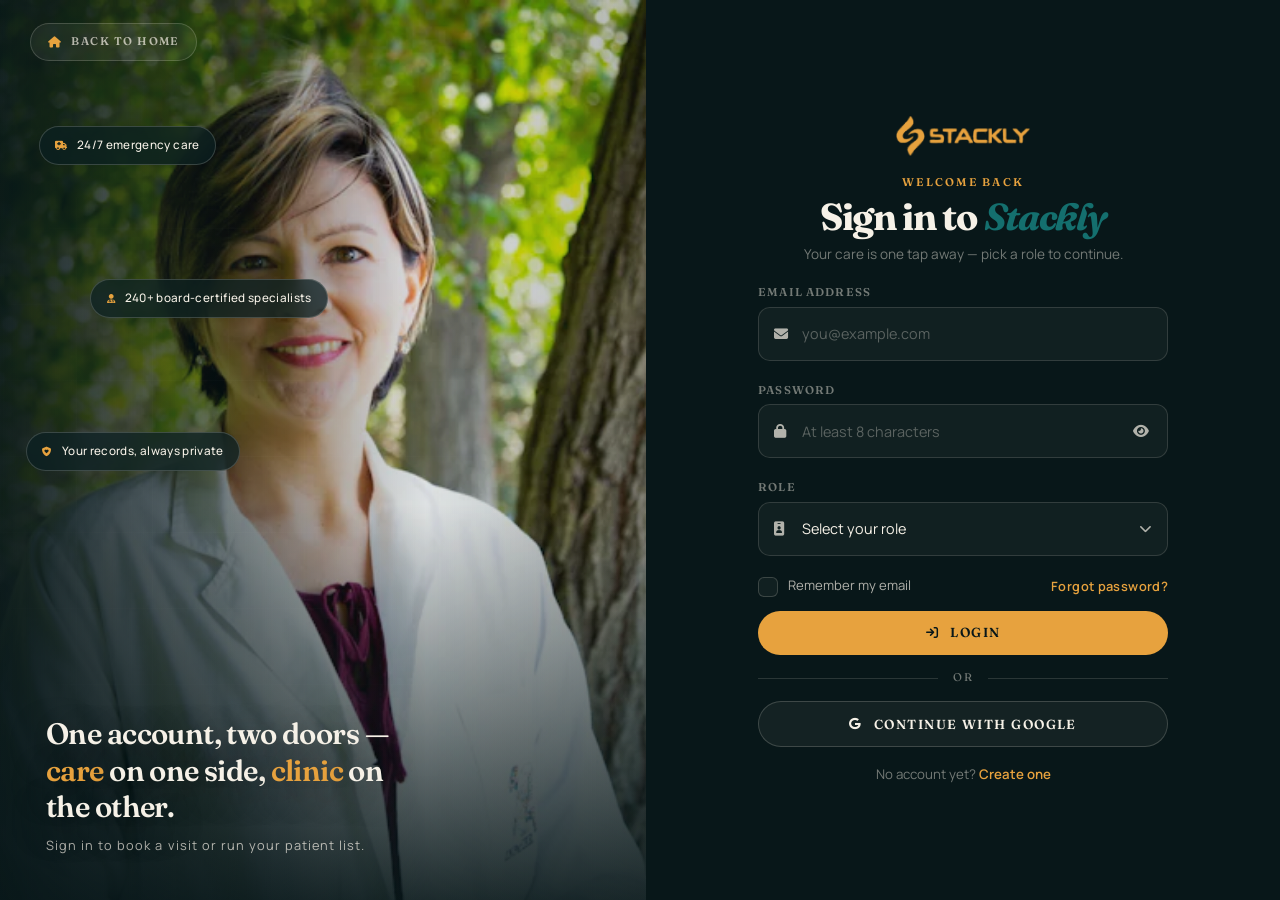
<file: HTML/doctor.html>
<!DOCTYPE html>
<html lang="en" class="no-js" data-dash-role="doctor">
<head>
<meta charset="utf-8" />
<meta name="viewport" content="width=device-width, initial-scale=1, viewport-fit=cover" />
<title>Doctor Dashboard — Stackly · Healthcare Management</title>
<meta name="description" content="Your Stackly doctor desk: schedule, patient list, prescriptions and team messages." />
<meta name="robots" content="noindex, nofollow" />
<link rel="icon" type="image/webp" href="../Images/logo-icon.webp">
<link rel="preconnect" href="https://fonts.googleapis.com" />
<link rel="preconnect" href="https://fonts.gstatic.com" crossorigin />
<link href="https://fonts.googleapis.com/css2?family=Fraunces:ital,opsz,wght@0,9..144,300..900;1,9..144,300..900&family=Manrope:wght@300..800&display=swap" rel="stylesheet" />
<link rel="stylesheet" href="https://cdnjs.cloudflare.com/ajax/libs/font-awesome/6.5.2/css/all.min.css" />
<link rel="stylesheet" href="../CSS/dashboard.css" />
<script>document.documentElement.className = document.documentElement.className.replace('no-js', 'js');</script>
<style id="dash-boot">
  html, body { margin: 0; background: #081719; color: #F6F1E7; }
</style>
</head>
<body>

<div class="boot" id="dashBoot">
  <div class="boot__inner">
    <img class="boot__logo" src="../Images/logo-icon.webp" alt="" aria-hidden="true">
    <span class="boot__ring" aria-hidden="true"></span>
    <span class="boot__note">Loading your desk</span>
  </div>
</div>

<div class="scrim" id="dashScrim"></div>

<div class="dash">

  <aside class="dash-side" id="dashSide" aria-label="Primary">
    <div class="side-brand">
      <a href="doctor.html" aria-label="Reload doctor dashboard">
        <img class="side-logo" src="../Images/logo-full.webp" alt="Stackly">
      </a>
      <button type="button" class="side-close" id="sideClose" aria-label="Close menu">
        <i class="fa-solid fa-xmark" aria-hidden="true"></i>
      </button>
    </div>

    <p class="side-role" id="sideRole">Doctor account</p>

    <nav class="side-nav"><ul id="dashNav"></ul></nav>

    <div class="side-user">
      <span class="side-user__avatar" id="sideAvatar">D</span>
      <div>
        <strong id="sideUserName">Doctor</strong>
        <span id="sideUserRole">Doctor</span>
      </div>
    </div>

    <div class="side-out">
      <button type="button" id="logoutBtn">
        <i class="fa-solid fa-arrow-right-from-bracket" aria-hidden="true"></i>
        <span>Log out</span>
      </button>
    </div>
  </aside>

  <div class="dash-main">

    <header class="dash-head">
      <div class="head-lead">
        <button type="button" class="head-burger" id="sideToggle" aria-label="Open menu">
          <i class="fa-solid fa-bars" aria-hidden="true"></i>
        </button>
        <div class="head-title">
          <h2 id="headTitle">Overview</h2>
          <p id="headSub">Doctor desk</p>
        </div>
      </div>

      <div class="head-search">
        <label class="head-search__box" id="searchBox">
          <i class="fa-solid fa-magnifying-glass" aria-hidden="true"></i>
          <input id="searchInput" type="search" placeholder="Search patients, appointments, scripts" aria-label="Search your desk" />
        </label>
      </div>

      <div class="head-right">
        <a href="404.html" class="head-bell" aria-label="Notifications">
          <i class="fa-solid fa-bell" aria-hidden="true"></i>
        </a>
        <div class="head-user">
          <span class="head-user__avatar" id="headAvatar">D</span>
          <div>
            <strong id="headUserName">Doctor</strong>
          </div>
        </div>
      </div>
    </header>

    <main class="dash-body" id="dashBody"></main>

  </div>
</div>

<div class="toasts" id="toasts" aria-live="polite" aria-atomic="true"></div>

<script src="../JS/dashboard.js"></script>
</body>
</html>
</file>
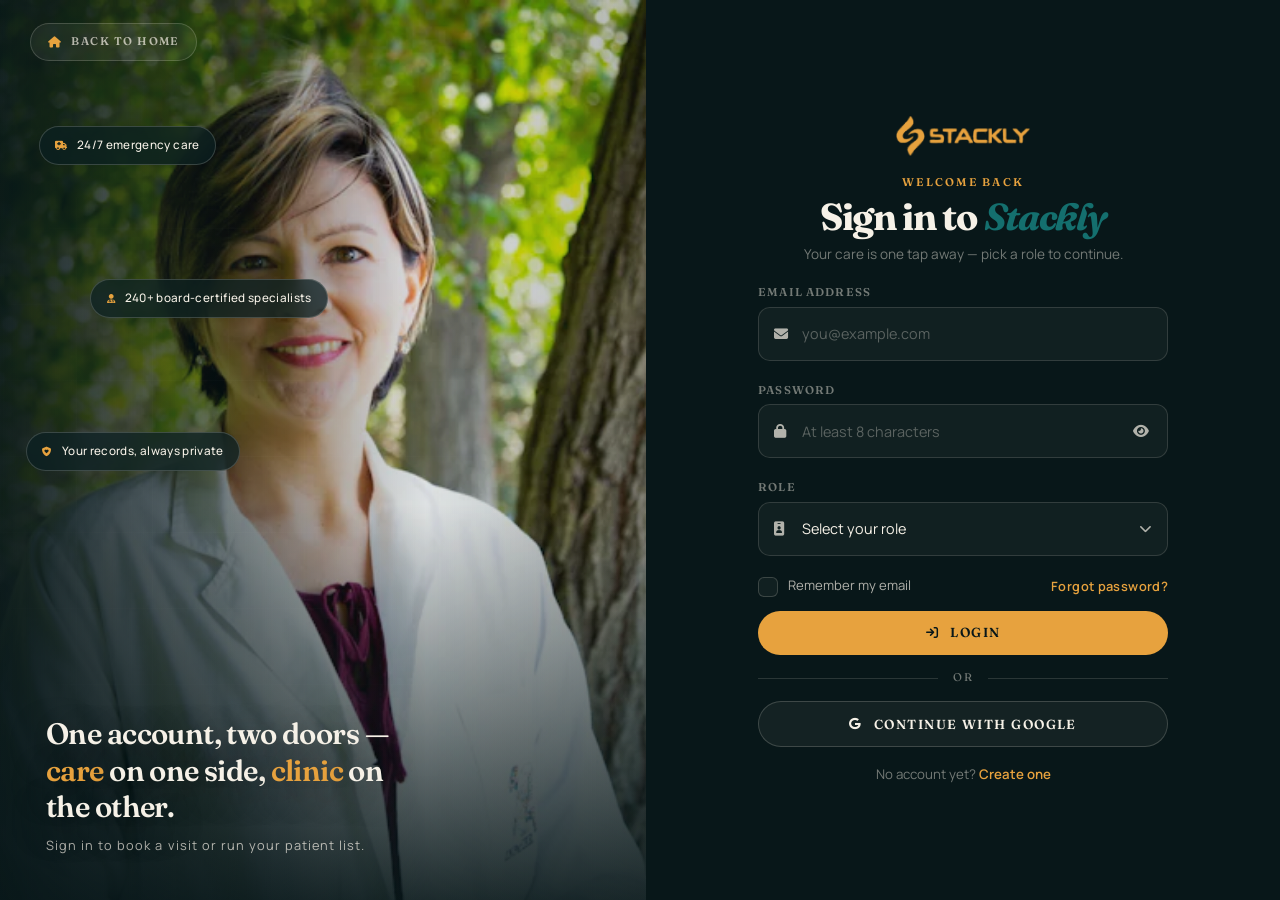
<file: HTML/login.html>
<!DOCTYPE html>
<html lang="en" class="no-js">
<head>
<meta charset="utf-8" />
<meta name="viewport" content="width=device-width, initial-scale=1, viewport-fit=cover" />
<title>Sign In — Stackly · Healthcare Management</title>
<meta name="description" content="Sign in to Stackly. Patient and Doctor accounts open different dashboards for your care." />
<meta name="robots" content="noindex, follow" />
<link rel="icon" type="image/webp" href="../Images/logo-icon.webp">
<link rel="preconnect" href="https://fonts.googleapis.com" />
<link rel="preconnect" href="https://fonts.gstatic.com" crossorigin />
<link href="https://fonts.googleapis.com/css2?family=Fraunces:ital,opsz,wght@0,9..144,300..900;1,9..144,300..900&family=Manrope:wght@300..800&display=swap" rel="stylesheet" />
<link rel="stylesheet" href="https://cdnjs.cloudflare.com/ajax/libs/font-awesome/6.5.2/css/all.min.css" />
<link rel="stylesheet" href="../CSS/auth.css" />
<script>document.documentElement.className = document.documentElement.className.replace('no-js', 'js');</script>
<style id="au-boot">
  html, body { margin: 0; background: #081719; color: #F6F1E7; overflow-x: clip; }
</style>
</head>
<body>

<main class="auth-shell" id="authShell">

  <section class="auth-media">
    <img class="auth-media__shot" src="../Images/hero-doctor.webp" alt="" fetchpriority="high" />
    <span class="auth-media__veil"></span>
    <span class="auth-media__grid" aria-hidden="true"></span>

    <a href="../index.html" class="auth-home">
      <i class="fa-solid fa-house" aria-hidden="true"></i>
      <span class="auth-home-label">Back to Home</span>
    </a>

    <div class="ac-chip ac-chip--a">
      <i class="fa-solid fa-truck-medical" aria-hidden="true"></i>
      <span>24/7 emergency care</span>
    </div>
    <div class="ac-chip ac-chip--b">
      <i class="fa-solid fa-user-doctor" aria-hidden="true"></i>
      <span>240+ board-certified specialists</span>
    </div>
    <div class="ac-chip ac-chip--c">
      <i class="fa-solid fa-shield-heart" aria-hidden="true"></i>
      <span>Your records, always private</span>
    </div>

    <div class="auth-media__quote">
      <p class="ac-quote">One account, two doors — <em>care</em> on one side, <em>clinic</em> on the other.</p>
      <p class="ac-quote-sub">Sign in to book a visit or run your patient list.</p>
    </div>
  </section>

  <section class="auth-form">

    <a href="../index.html" class="auth-logo" aria-label="Stackly home">
      <img class="auth-logo-img" src="../Images/logo-full.webp" alt="Stackly">
    </a>

    <header class="auth-head">
      <p class="auth-kicker">Welcome back</p>
      <h1 class="auth-title">Sign in to <em>Stackly</em></h1>
      <p class="auth-sub">Your care is one tap away — pick a role to continue.</p>
    </header>

    <form class="auth-frm" id="loginForm" novalidate autocomplete="off">

      <div class="fld" data-field="email">
        <label for="loginEmail">Email address</label>
        <div class="fld-ctl">
          <i class="fa-solid fa-envelope fld-ico" aria-hidden="true"></i>
          <input id="loginEmail" name="email" type="email" placeholder="you@example.com" autocomplete="off" aria-invalid="false" aria-describedby="loginEmailErr" />
        </div>
        <p class="fld-err" id="loginEmailErr" data-err></p>
      </div>

      <div class="fld" data-field="password">
        <label for="loginPassword">Password</label>
        <div class="fld-ctl">
          <i class="fa-solid fa-lock fld-ico" aria-hidden="true"></i>
          <input id="loginPassword" name="password" type="password" placeholder="At least 8 characters" autocomplete="new-password" aria-invalid="false" aria-describedby="loginPasswordErr" />
          <button type="button" class="fld-eye" data-eye aria-label="Show password">
            <i class="fa-solid fa-eye" aria-hidden="true"></i>
          </button>
        </div>
        <p class="fld-err" id="loginPasswordErr" data-err></p>
      </div>

      <div class="fld" data-field="role">
        <label for="loginRole">Role</label>
        <div class="fld-ctl">
          <i class="fa-solid fa-id-badge fld-ico" aria-hidden="true"></i>
          <select id="loginRole" name="role" aria-invalid="false" aria-describedby="loginRoleErr">
            <option value="">Select your role</option>
            <option value="patient">Patient — book visits, reports and prescriptions</option>
            <option value="doctor">Doctor — manage patients, rounds and notes</option>
          </select>
          <i class="fa-solid fa-chevron-down fld-caret" aria-hidden="true"></i>
        </div>
        <p class="fld-err" id="loginRoleErr" data-err></p>
      </div>

      <div class="fld-row">
        <label class="fld-check">
          <input type="checkbox" id="loginRemember" name="remember" />
          <span class="fld-checkbox" aria-hidden="true"><i class="fa-solid fa-check"></i></span>
          <span class="fld-check-label">Remember my email</span>
        </label>
        <a href="404.html" class="fld-link" data-forgot>Forgot password?</a>
      </div>

      <button type="submit" class="abtn abtn--solid">
        <i class="fa-solid fa-arrow-right-to-bracket" aria-hidden="true"></i>
        <span class="btn-label">Login</span>
      </button>

      <div class="alt-divider"><span>or</span></div>

      <button type="button" class="abtn abtn--ghost" data-social>
        <i class="fa-brands fa-google" aria-hidden="true"></i>
        <span class="btn-label">Continue with Google</span>
      </button>

    </form>

    <p class="auth-switch">
      No account yet? <a href="signin.html">Create one</a>
    </p>

  </section>

</main>

<div class="auth-toast" id="authToast" role="status" aria-live="polite"></div>

<script src="../JS/auth.js"></script>
</body>
</html>
</file>
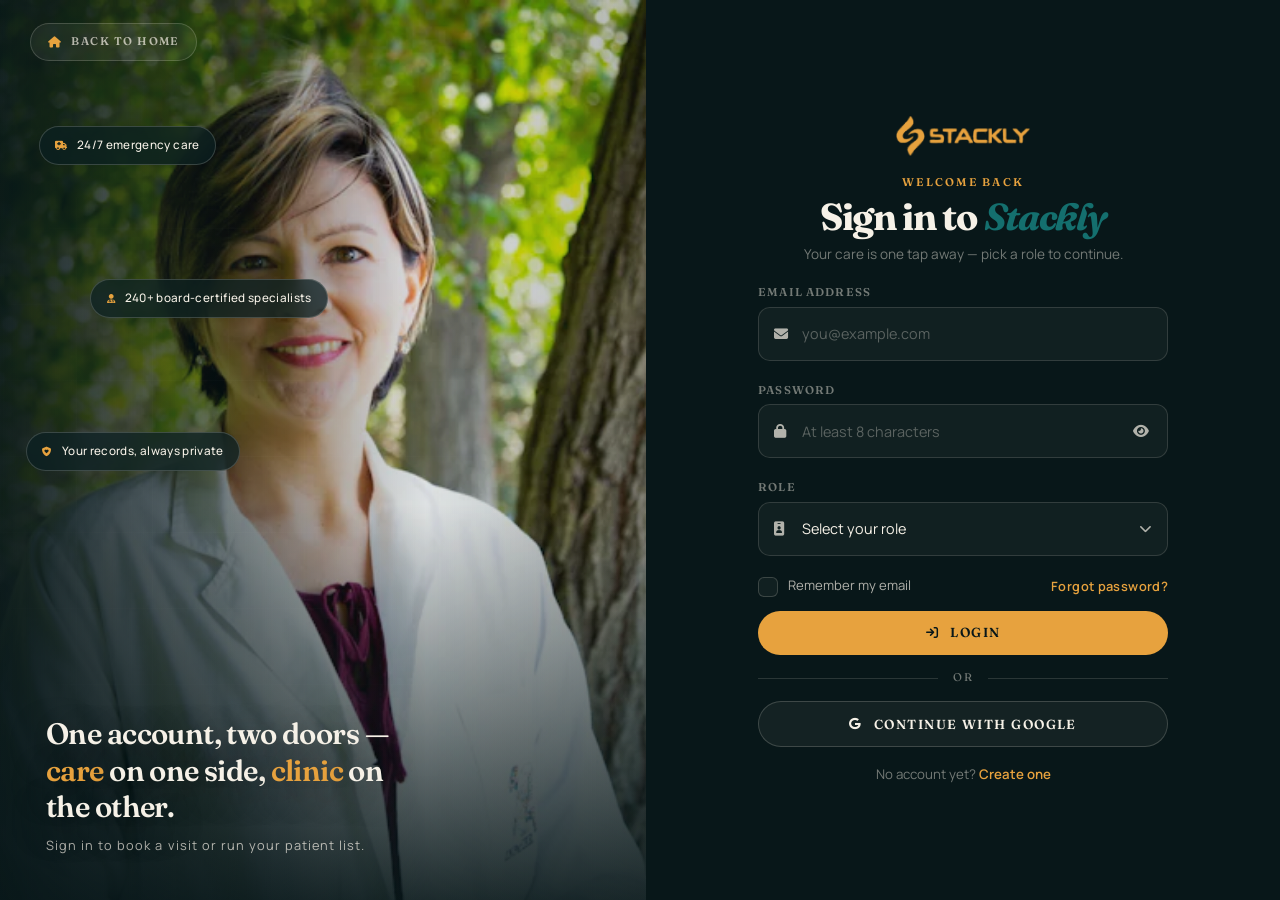
<file: HTML/patient.html>
<!DOCTYPE html>
<html lang="en" class="no-js" data-dash-role="patient">
<head>
<meta charset="utf-8" />
<meta name="viewport" content="width=device-width, initial-scale=1, viewport-fit=cover" />
<title>Patient Dashboard — Stackly · Healthcare Management</title>
<meta name="description" content="Your Stackly patient desk: appointments, medical records, prescriptions and messages." />
<meta name="robots" content="noindex, nofollow" />
<link rel="icon" type="image/webp" href="../Images/logo-icon.webp">
<link rel="preconnect" href="https://fonts.googleapis.com" />
<link rel="preconnect" href="https://fonts.gstatic.com" crossorigin />
<link href="https://fonts.googleapis.com/css2?family=Fraunces:ital,opsz,wght@0,9..144,300..900;1,9..144,300..900&family=Manrope:wght@300..800&display=swap" rel="stylesheet" />
<link rel="stylesheet" href="https://cdnjs.cloudflare.com/ajax/libs/font-awesome/6.5.2/css/all.min.css" />
<link rel="stylesheet" href="../CSS/dashboard.css" />
<script>document.documentElement.className = document.documentElement.className.replace('no-js', 'js');</script>
<style id="dash-boot">
  html, body { margin: 0; background: #081719; color: #F6F1E7; }
</style>
</head>
<body>

<div class="boot" id="dashBoot">
  <div class="boot__inner">
    <img class="boot__logo" src="../Images/logo-icon.webp" alt="" aria-hidden="true">
    <span class="boot__ring" aria-hidden="true"></span>
    <span class="boot__note">Loading your desk</span>
  </div>
</div>

<div class="scrim" id="dashScrim"></div>

<div class="dash">

  <aside class="dash-side" id="dashSide" aria-label="Primary">
    <div class="side-brand">
      <a href="patient.html" aria-label="Reload patient dashboard">
        <img class="side-logo" src="../Images/logo-full.webp" alt="Stackly">
      </a>
      <button type="button" class="side-close" id="sideClose" aria-label="Close menu">
        <i class="fa-solid fa-xmark" aria-hidden="true"></i>
      </button>
    </div>

    <p class="side-role" id="sideRole">Patient account</p>

    <nav class="side-nav"><ul id="dashNav"></ul></nav>

    <div class="side-user">
      <span class="side-user__avatar" id="sideAvatar">P</span>
      <div>
        <strong id="sideUserName">Patient</strong>
        <span id="sideUserRole">Patient</span>
      </div>
    </div>

    <div class="side-out">
      <button type="button" id="logoutBtn">
        <i class="fa-solid fa-arrow-right-from-bracket" aria-hidden="true"></i>
        <span>Log out</span>
      </button>
    </div>
  </aside>

  <div class="dash-main">

    <header class="dash-head">
      <div class="head-lead">
        <button type="button" class="head-burger" id="sideToggle" aria-label="Open menu">
          <i class="fa-solid fa-bars" aria-hidden="true"></i>
        </button>
        <div class="head-title">
          <h2 id="headTitle">Overview</h2>
          <p id="headSub">Patient desk</p>
        </div>
      </div>

      <div class="head-search">
        <label class="head-search__box" id="searchBox">
          <i class="fa-solid fa-magnifying-glass" aria-hidden="true"></i>
          <input id="searchInput" type="search" placeholder="Search appointments, records, medicines" aria-label="Search your desk" />
        </label>
      </div>

      <div class="head-right">
        <a href="404.html" class="head-bell" aria-label="Notifications">
          <i class="fa-solid fa-bell" aria-hidden="true"></i>
        </a>
        <div class="head-user">
          <span class="head-user__avatar" id="headAvatar">P</span>
          <div>
            <strong id="headUserName">Patient</strong>
          </div>
        </div>
      </div>
    </header>

    <main class="dash-body" id="dashBody"></main>

  </div>
</div>

<div class="toasts" id="toasts" aria-live="polite" aria-atomic="true"></div>

<script src="../JS/dashboard.js"></script>
</body>
</html>
</file>
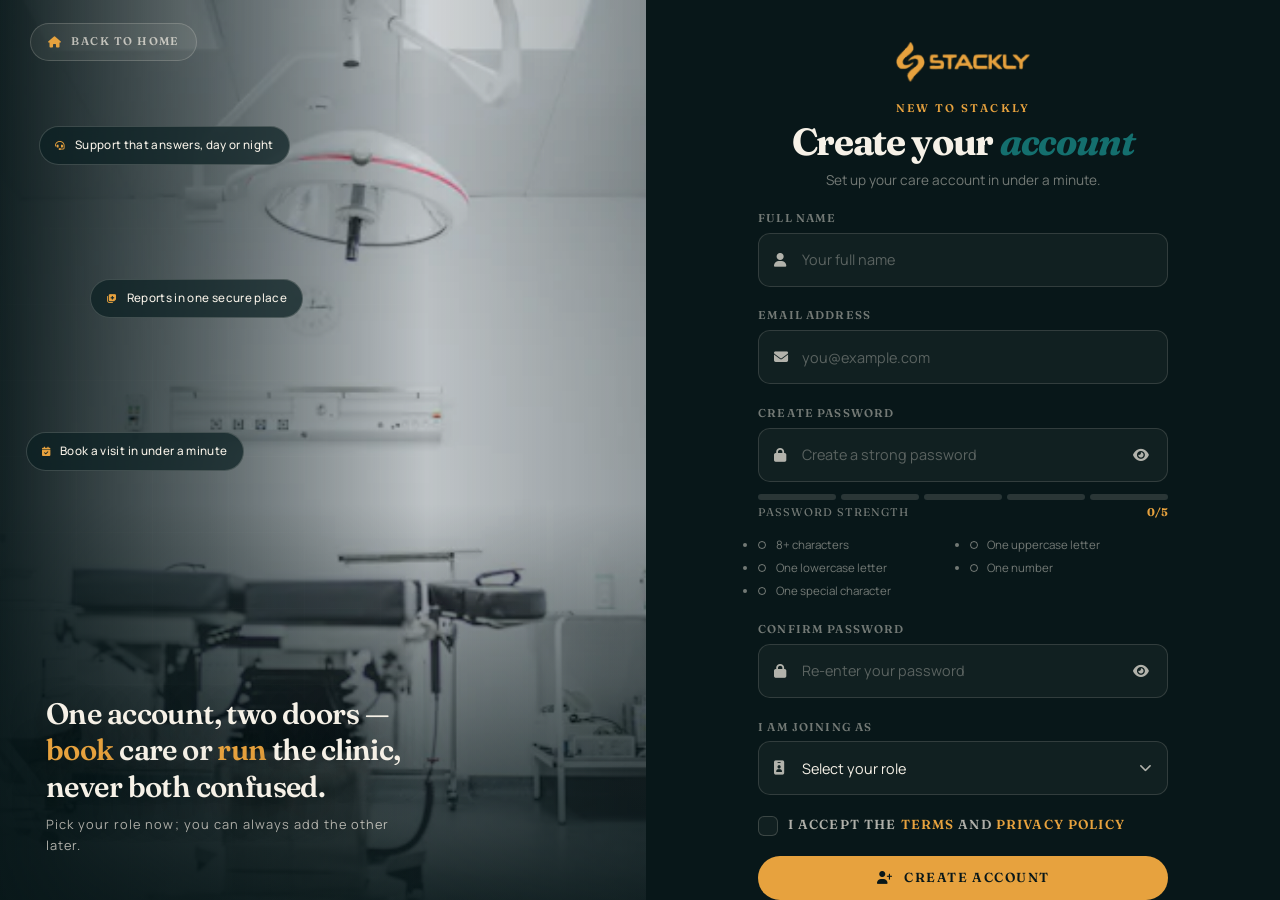
<file: HTML/signin.html>
<!DOCTYPE html>
<html lang="en" class="no-js">
<head>
<meta charset="utf-8" />
<meta name="viewport" content="width=device-width, initial-scale=1, viewport-fit=cover" />
<title>Create Account — Stackly · Healthcare Management</title>
<meta name="description" content="Create a Stackly account. Join as a Patient to book care, or as a Doctor to manage your clinic." />
<meta name="robots" content="noindex, follow" />
<link rel="icon" type="image/webp" href="../Images/logo-icon.webp">
<link rel="preconnect" href="https://fonts.googleapis.com" />
<link rel="preconnect" href="https://fonts.gstatic.com" crossorigin />
<link href="https://fonts.googleapis.com/css2?family=Fraunces:ital,opsz,wght@0,9..144,300..900;1,9..144,300..900&family=Manrope:wght@300..800&display=swap" rel="stylesheet" />
<link rel="stylesheet" href="https://cdnjs.cloudflare.com/ajax/libs/font-awesome/6.5.2/css/all.min.css" />
<link rel="stylesheet" href="../CSS/auth.css" />
<script>document.documentElement.className = document.documentElement.className.replace('no-js', 'js');</script>
<style id="au-boot">
  html, body { margin: 0; background: #081719; color: #F6F1E7; overflow-x: clip; }
</style>
</head>
<body>

<main class="auth-shell" id="authShell">

  <section class="auth-media">
    <img class="auth-media__shot" src="../Images/care-05.webp" alt="" fetchpriority="high" />
    <span class="auth-media__veil"></span>
    <span class="auth-media__grid" aria-hidden="true"></span>

    <a href="../index.html" class="auth-home">
      <i class="fa-solid fa-house" aria-hidden="true"></i>
      <span class="auth-home-label">Back to Home</span>
    </a>

    <div class="ac-chip ac-chip--a">
      <i class="fa-solid fa-headset" aria-hidden="true"></i>
      <span>Support that answers, day or night</span>
    </div>
    <div class="ac-chip ac-chip--b">
      <i class="fa-solid fa-notes-medical" aria-hidden="true"></i>
      <span>Reports in one secure place</span>
    </div>
    <div class="ac-chip ac-chip--c">
      <i class="fa-solid fa-calendar-check" aria-hidden="true"></i>
      <span>Book a visit in under a minute</span>
    </div>

    <div class="auth-media__quote">
      <p class="ac-quote">One account, two doors — <em>book</em> care or <em>run</em> the clinic, never both confused.</p>
      <p class="ac-quote-sub">Pick your role now; you can always add the other later.</p>
    </div>
  </section>

  <section class="auth-form">

    <a href="../index.html" class="auth-logo" aria-label="Stackly home">
      <img class="auth-logo-img" src="../Images/logo-full.webp" alt="Stackly">
    </a>

    <header class="auth-head">
      <p class="auth-kicker">New to Stackly</p>
      <h1 class="auth-title">Create your <em>account</em></h1>
      <p class="auth-sub">Set up your care account in under a minute.</p>
    </header>

    <form class="auth-frm" id="signupForm" novalidate>

      <div class="fld" data-field="name">
        <label for="signupName">Full name</label>
        <div class="fld-ctl">
          <i class="fa-solid fa-user fld-ico" aria-hidden="true"></i>
          <input id="signupName" name="name" type="text" placeholder="Your full name" autocomplete="name" aria-invalid="false" aria-describedby="signupNameErr" />
        </div>
        <p class="fld-err" id="signupNameErr" data-err></p>
      </div>

      <div class="fld" data-field="email">
        <label for="signupEmail">Email address</label>
        <div class="fld-ctl">
          <i class="fa-solid fa-envelope fld-ico" aria-hidden="true"></i>
          <input id="signupEmail" name="email" type="email" placeholder="you@example.com" autocomplete="email" aria-invalid="false" aria-describedby="signupEmailErr" />
        </div>
        <p class="fld-err" id="signupEmailErr" data-err></p>
      </div>

      <div class="fld" data-field="password">
        <label for="signupPassword">Create password</label>
        <div class="fld-ctl">
          <i class="fa-solid fa-lock fld-ico" aria-hidden="true"></i>
          <input id="signupPassword" name="password" type="password" placeholder="Create a strong password" autocomplete="new-password" aria-invalid="false" aria-describedby="signupPasswordErr" />
          <button type="button" class="fld-eye" data-eye aria-label="Show password">
            <i class="fa-solid fa-eye" aria-hidden="true"></i>
          </button>
        </div>
        <div class="strength" data-strength data-level="0">
          <div class="strength-bar" aria-hidden="true">
            <span class="str-seg"></span><span class="str-seg"></span><span class="str-seg"></span><span class="str-seg"></span><span class="str-seg"></span>
          </div>
          <p class="strength-meta">
            <span class="strength-label" data-strength-label>Password strength</span>
            <span class="strength-pct" data-strength-pct>0&#47;5</span>
          </p>
        </div>
        <ul class="pw-rules" data-pw-rules>
          <li data-rule="len">8+ characters</li>
          <li data-rule="upper">One uppercase letter</li>
          <li data-rule="lower">One lowercase letter</li>
          <li data-rule="num">One number</li>
          <li data-rule="spec">One special character</li>
        </ul>
        <p class="fld-err" id="signupPasswordErr" data-err></p>
      </div>

      <div class="fld" data-field="confirm">
        <label for="signupConfirm">Confirm password</label>
        <div class="fld-ctl">
          <i class="fa-solid fa-lock fld-ico" aria-hidden="true"></i>
          <input id="signupConfirm" name="confirm" type="password" placeholder="Re-enter your password" autocomplete="new-password" aria-invalid="false" aria-describedby="signupConfirmErr" />
          <button type="button" class="fld-eye" data-eye aria-label="Show password">
            <i class="fa-solid fa-eye" aria-hidden="true"></i>
          </button>
        </div>
        <p class="fld-err" id="signupConfirmErr" data-err></p>
      </div>

      <div class="fld" data-field="role">
        <label for="signupRole">I am joining as</label>
        <div class="fld-ctl">
          <i class="fa-solid fa-id-badge fld-ico" aria-hidden="true"></i>
          <select id="signupRole" name="role" aria-invalid="false" aria-describedby="signupRoleErr">
            <option value="">Select your role</option>
            <option value="patient">Patient — book care and track my health</option>
            <option value="doctor">Doctor — manage my patients and clinic</option>
          </select>
          <i class="fa-solid fa-chevron-down fld-caret" aria-hidden="true"></i>
        </div>
        <p class="fld-err" id="signupRoleErr" data-err></p>
      </div>

      <div class="fld" data-field="terms">
        <label class="fld-check">
          <input type="checkbox" id="signupTerms" name="terms" />
          <span class="fld-checkbox" aria-hidden="true"><i class="fa-solid fa-check"></i></span>
          <span class="fld-check-label">I accept the <a href="404.html" class="fld-inline-link">Terms</a> and <a href="404.html" class="fld-inline-link">Privacy Policy</a></span>
        </label>
        <p class="fld-err" data-err></p>
      </div>

      <button type="submit" class="abtn abtn--solid">
        <i class="fa-solid fa-user-plus" aria-hidden="true"></i>
        <span class="btn-label">Create account</span>
      </button>

      <div class="alt-divider"><span>or</span></div>

      <button type="button" class="abtn abtn--ghost" data-social>
        <i class="fa-brands fa-google" aria-hidden="true"></i>
        <span class="btn-label">Continue with Google</span>
      </button>

    </form>

    <p class="auth-switch">
      Already have an account? <a href="login.html">Sign in</a>
    </p>

  </section>

</main>

<div class="auth-toast" id="authToast" role="status" aria-live="polite"></div>

<script src="../JS/auth.js"></script>
</body>
</html>
</file>
<file: CSS/dashboard.css>
/* =====================================================================
   dashboard.css  —  Stackly · Healthcare Management
   Shared by patient.html (Patient) + doctor.html (Doctor). Self-contained:
   this is the ONLY stylesheet either dashboard loads.

   Layout: fixed 264px sidebar, sticky 76px header, scrolling body.
   Under 900px the sidebar becomes an off-canvas drawer behind a scrim.
   Palette: deep ink-teal · teal · amber · cream
   Fonts: Fraunces (display) + Manrope (body)
   ===================================================================== */

:root{
  --deep:#0B1F22;
  --deep-2:#0E2A2E;
  --dark:#081719;
  --teal:#146F6E;
  --teal-2:#0E4F50;
  --amber:#E7A23E;
  --cream:#F6F1E7;
  --cream-2:#EFE8DA;
  --white:#FFFDF7;
  --ink:#102526;

  --cream-70:rgba(246,241,231,.7);
  --cream-45:rgba(246,241,231,.45);
  --cream-18:rgba(246,241,231,.18);
  --teal-soft:rgba(20,111,110,.2);
  --amber-soft:rgba(231,162,62,.16);
  --line-l:rgba(246,241,231,.12);
  --line-l-2:rgba(246,241,231,.07);

  --ok:#4FB98A;
  --warn:#EDB765;
  --bad:#E0685F;

  --side:264px;
  --head:76px;
  --r-s:12px;
  --r-m:18px;
  --r-l:26px;
  --ease:cubic-bezier(.22,1,.36,1);
  --shadow:0 26px 60px -34px rgba(0,0,0,.75);

  --f-d:"Fraunces",Georgia,serif;
  --f-b:"Manrope","Segoe UI",sans-serif;
}

*,*::before,*::after{box-sizing:border-box;margin:0;padding:0}

/* scrollbar-gutter keeps the scrollbar's width reserved at all times, so
   locking the page for the drawer cannot hand that width back to the content
   and shove the whole layout sideways */
html{
  -webkit-text-size-adjust:100%;
  scrollbar-gutter:stable;
}
html,body{height:100%}

body{
  font-family:var(--f-b);
  background:var(--dark);
  color:var(--cream);
  line-height:1.6;
  overflow-x:hidden;
  -webkit-font-smoothing:antialiased;
  background-image:
    radial-gradient(60% 44% at 100% 0%,rgba(20,111,110,.16),transparent 60%),
    radial-gradient(50% 44% at 0% 100%,rgba(231,162,62,.08),transparent 66%);
}

body.is-locked{ overflow:hidden }

a{color:inherit;text-decoration:none}
img{display:block;max-width:100%}
button{font:inherit;color:inherit;background:none;border:0;cursor:pointer}
ul{list-style:none}
h2,h3{font-family:var(--f-d);line-height:1.1;letter-spacing:-.03em;font-weight:700}

::selection{background:var(--amber);color:var(--dark)}

::-webkit-scrollbar{width:10px;height:10px}
::-webkit-scrollbar-track{background:var(--deep)}
::-webkit-scrollbar-thumb{background:rgba(246,241,231,.18);border-radius:20px;border:3px solid var(--deep)}
::-webkit-scrollbar-thumb:hover{background:var(--teal)}

/* =============================================================
   1. BOOT OVERLAY
   ============================================================= */
.boot{
  position:fixed;
  inset:0;
  z-index:9000;
  display:grid;
  place-items:center;
  gap:1rem;
  background:var(--deep);
  transition:opacity .45s var(--ease),visibility .45s var(--ease);
}

.boot__inner{
  display:grid;
  justify-items:center;
  gap:.9rem;
}

.boot__logo{height:44px;width:auto;display:block;filter:brightness(0)}
.boot__mark{
  width:64px;
  height:64px;
  border-radius:20px;
  display:grid;
  place-items:center;
  background:linear-gradient(145deg,var(--amber),#c07f24);
  color:var(--dark);
  font-size:1.7rem;
  box-shadow:0 10px 30px -10px rgba(231,162,62,.7);
}

.boot__ring{
  width:42px;
  height:42px;
  border-radius:50%;
  border:3px solid var(--cream-18);
  border-top-color:var(--amber);
  border-right-color:var(--teal);
  animation:bootSpin .85s linear infinite;
}

.boot__note{
  font-family:var(--f-d);
  font-size:.72rem;
  letter-spacing:.16em;
  text-transform:uppercase;
  color:var(--cream-45);
}

@keyframes bootSpin{ to{ transform:rotate(360deg) } }

.boot.is-done{ opacity:0; visibility:hidden; pointer-events:none }

/* =============================================================
   2. SCRIM
   ============================================================= */
.scrim{
  position:fixed;
  inset:0;
  z-index:40;
  display:none;
  background:rgba(8,23,25,.62);
  backdrop-filter:blur(2px);
  -webkit-backdrop-filter:blur(2px);
}

.scrim.is-on{ display:block }

/* =============================================================
   3. SHELL
   ============================================================= */
.dash{ min-height:100%; background:transparent }

.dash-side{
  position:fixed;
  top:0;
  left:0;
  bottom:0;
  z-index:50;
  width:var(--side);
  display:flex;
  flex-direction:column;
  background:var(--deep);
  border-right:1px solid var(--line-l);
  transition:transform .35s var(--ease);
}

.dash-main{
  margin-left:var(--side);
  min-height:100vh;
  display:flex;
  flex-direction:column;
  min-width:0;
}

/* ---- sidebar head ---- */
.side-brand{
  position:relative;
  flex:none;
  height:var(--head);
  display:flex;
  align-items:center;
  justify-content:center;
  padding-inline:24px;
  border-bottom:1px solid var(--line-l);
}

.side-brand a{
  display:flex;
  align-items:center;
  gap:.6rem;
}

.side-logo{height:36px;width:auto;display:block}
.side-brand .side-mark{
  width:34px;
  height:34px;
  flex:none;
  border-radius:11px;
  display:grid;
  place-items:center;
  background:linear-gradient(145deg,var(--amber),#c07f24);
  color:var(--dark);
  font-size:.95rem;
}

.side-brand .side-word{
  font-family:var(--f-d);
  font-weight:700;
  font-size:1.25rem;
  color:var(--cream);
}

.side-brand .side-word span{ color:var(--amber); font-style:italic }

/* the wordmark stays centred at every width; the drawer only reserves symmetric
   trailing space so it can never slide under the close button */
@media (max-width:900px){
  .side-brand{ padding-inline:72px }
}

.side-close{
  display:none;
  position:absolute;
  top:20px;
  right:20px;
  width:34px;
  height:34px;
  border-radius:50%;
  background:rgba(246,241,231,.09);
  color:var(--cream);
  place-items:center;
  font-size:1rem;
}

.side-close:hover{ background:var(--amber); color:var(--dark) }

/* ---- role badge ---- */
.side-role{
  margin:16px 20px 6px;
  padding:.55rem .8rem;
  border-radius:var(--r-s);
  border:1px solid rgba(231,162,62,.4);
  background:var(--amber-soft);
  font-family:var(--f-d);
  font-size:.68rem;
  font-weight:700;
  letter-spacing:.12em;
  text-transform:uppercase;
  text-align:center;
  color:var(--amber);
}

/* ---- nav ---- */
.side-nav{
  flex:1;
  overflow-y:auto;
  padding:10px 14px;
}

.side-link{
  display:flex;
  align-items:center;
  gap:.8rem;
  width:100%;
  padding:.72rem .9rem;
  border-radius:var(--r-s);
  font-size:.86rem;
  font-weight:500;
  text-align:left;
  color:var(--cream-45);
  transition:background .25s var(--ease),color .25s var(--ease),transform .25s var(--ease);
}

.side-link + .side-link{ margin-top:2px }

.side-link i{
  width:18px;
  flex:none;
  text-align:center;
  font-size:.9rem;
  transition:transform .3s var(--ease);
}

.side-link:hover{
  background:var(--deep-2);
  color:var(--cream);
}

.side-link:hover i{ transform:translateX(2px) }

.side-link.is-on{
  background:var(--teal);
  color:#fff;
  font-weight:600;
}

.side-link.is-on i{ color:var(--amber) }

.side-link:focus-visible{ outline:2px solid var(--amber); outline-offset:2px }

/* ---- sidebar user (mobile only) ---- */
.side-user{
  display:none;
  align-items:center;
  gap:.7rem;
  margin:10px 14px 4px;
  padding:.6rem .8rem;
  border-radius:100px;
  background:var(--deep-2);
}

.side-user__avatar{
  width:34px;
  height:34px;
  flex:none;
  border-radius:50%;
  display:grid;
  place-items:center;
  background:linear-gradient(145deg,var(--teal),var(--teal-2));
  color:var(--white);
  box-shadow:inset 0 0 0 1px rgba(246,241,231,.16);
  font-family:var(--f-d);
  font-weight:700;
  font-size:.82rem;
}

.side-user strong{ display:block; font-size:.8rem }
.side-user span{ font-size:.68rem; color:var(--cream-45) }

/* ---- logout ---- */
.side-out{
  flex:none;
  padding:.5rem 20px 1.2rem;
}

.side-out button{
  display:flex;
  align-items:center;
  justify-content:center;
  gap:.55rem;
  width:100%;
  padding:.72rem;
  border-radius:100px;
  background:var(--amber);
  color:var(--dark);
  font-family:var(--f-d);
  font-size:.8rem;
  font-weight:700;
  letter-spacing:.08em;
  text-transform:uppercase;
  transition:background .3s var(--ease),transform .3s var(--ease);
}

.side-out button:hover{ background:var(--cream); transform:translateY(-1px) }

/* =============================================================
   4. HEADER
   ============================================================= */
.dash-head{
  position:sticky;
  top:0;
  z-index:20;
  min-height:var(--head);
  display:flex;
  align-items:center;
  gap:1rem;
  flex-wrap:nowrap;
  padding:.85rem 2rem;
  background:rgba(8,23,25,.82);
  backdrop-filter:blur(14px);
  -webkit-backdrop-filter:blur(14px);
  border-bottom:1px solid var(--line-l);
}

.head-lead{
  display:flex;
  align-items:center;
  gap:.9rem;
  flex:none;
  min-width:0;
}

.head-burger{
  display:none;
  width:38px;
  height:38px;
  flex:none;
  border-radius:10px;
  background:rgba(246,241,231,.07);
  color:var(--cream);
  font-size:1.05rem;
  place-items:center;
}

.head-burger:hover{ background:var(--teal) }
.head-burger:focus-visible{ outline:2px solid var(--amber); outline-offset:2px }

.head-title h2{
  font-size:1.18rem;
  white-space:nowrap;
}

.head-title p{
  font-size:.76rem;
  color:var(--cream-45);
  margin-top:.1rem;
  white-space:nowrap;
  overflow:hidden;
  text-overflow:ellipsis;
}

/* ---- search ---- */
.head-search{
  flex:1 1 auto;
  min-width:0;
  display:flex;
  justify-content:center;
  padding-inline:1rem;
}

.head-search__box{
  display:flex;
  align-items:center;
  gap:.6rem;
  width:100%;
  max-width:360px;
  padding:.5rem 1rem;
  border-radius:100px;
  border:1px solid var(--line-l);
  background:rgba(246,241,231,.05);
  transition:border-color .3s var(--ease),box-shadow .3s var(--ease);
}

.head-search__box:focus-within{
  border-color:var(--teal);
  box-shadow:0 0 0 3px rgba(20,111,110,.22);
}

.head-search__box i{ color:var(--amber); font-size:.8rem }

.head-search__box input{
  width:100%;
  border:0;
  background:none;
  outline:none;
  color:var(--cream);
  font-size:.82rem;
}

.head-search__box input::placeholder{ color:var(--cream-45) }

.head-search__box.is-bad{
  border-color:var(--bad);
  animation:headShake .4s var(--ease);
}

@keyframes headShake{
  0%,100%{ transform:translateX(0) }
  20%{ transform:translateX(-6px) }
  40%{ transform:translateX(6px) }
  60%{ transform:translateX(-4px) }
  80%{ transform:translateX(4px) }
}

/* ---- head right ---- */
.head-right{
  flex:none;
  display:flex;
  align-items:center;
  gap:1rem;
  margin-left:auto;
}

/* notifications — a plain link out to the 404 page, with a decorative dot */
.head-bell{
  position:relative;
  width:36px;
  height:36px;
  flex:none;
  display:grid;
  place-items:center;
  border-radius:50%;
  color:var(--cream-45);
  font-size:1rem;
  transition:background .3s var(--ease),color .3s var(--ease);
}

.head-bell:hover{ background:rgba(246,241,231,.09); color:var(--cream) }
.head-bell:focus-visible{ outline:2px solid var(--amber); outline-offset:2px }

.head-bell::after{
  content:'';
  position:absolute;
  top:6px;
  right:6px;
  width:8px;
  height:8px;
  border-radius:50%;
  border:2px solid var(--dark);
  background:var(--amber);
}

/* user block */
.head-user{
  display:flex;
  align-items:center;
  gap:.55rem;
}

.head-user__avatar{
  width:36px;
  height:36px;
  flex:none;
  border-radius:50%;
  display:grid;
  place-items:center;
  background:linear-gradient(145deg,var(--teal),var(--teal-2));
  color:var(--white);
  box-shadow:inset 0 0 0 1px rgba(246,241,231,.16);
  font-family:var(--f-d);
  font-weight:700;
  font-size:.84rem;
}

.head-user strong{ display:block; font-family:var(--f-d); font-size:.8rem; color:var(--cream) }
.head-user span{ font-size:.68rem; color:var(--cream-45) }

/* =============================================================
   5. BODY
   ============================================================= */
.dash-body{
  flex:1;
  padding:1.8rem 2rem 2.6rem;
}

.dash-view{ animation:viewIn .4s var(--ease) }

@keyframes viewIn{
  from{ opacity:0; transform:translateY(10px) }
  to{ opacity:1; transform:none }
}

/* ---- hero ---- */
.card-hero{
  position:relative;
  overflow:hidden;
  display:flex;
  align-items:center;
  justify-content:space-between;
  gap:1.3rem;
  flex-wrap:wrap;
  padding:1.8rem 2rem;
  margin-bottom:1.5rem;
  border-radius:var(--r-l);
  border:1px solid var(--line-l);
  background:linear-gradient(135deg,var(--deep-2),var(--deep));
}

.card-hero::before{
  content:"";
  position:absolute;
  right:-70px;
  top:-100px;
  width:280px;
  height:280px;
  border-radius:50%;
  background:radial-gradient(circle,rgba(20,111,110,.28),transparent 70%);
  pointer-events:none;
}

.card-hero > *{ position:relative }

.hero-tag{
  display:inline-flex;
  align-items:center;
  gap:.45rem;
  margin-bottom:.5rem;
  font-family:var(--f-d);
  font-size:.68rem;
  font-weight:700;
  letter-spacing:.16em;
  text-transform:uppercase;
  color:var(--amber);
}

.hero-title{ font-size:clamp(1.3rem,2.2vw,1.75rem) }
.hero-sub{ margin-top:.35rem; font-size:.86rem; color:var(--cream-45); max-width:52ch }

/* ---- stat strip ---- */
.stat-strip{
  display:flex;
  align-items:stretch;
  overflow:hidden;
  margin-bottom:1.5rem;
  border-radius:var(--r-m);
  border:1px solid var(--line-l);
  background:rgba(11,31,34,.6);
}

.stat-cell{
  flex:1;
  display:flex;
  align-items:center;
  gap:.75rem;
  padding:1.2rem 1.1rem;
  border-left:1px solid var(--line-l);
}

.stat-cell:first-child{ border-left:0 }

.stat-cell i{
  width:26px;
  flex:none;
  text-align:center;
  font-size:1.05rem;
  color:var(--amber);
}

.stat-cell strong{
  display:block;
  font-family:var(--f-d);
  font-size:1.4rem;
  line-height:1.15;
  letter-spacing:-.02em;
}

.stat-cell span{ font-size:.7rem; color:var(--cream-45) }

/* ---- grids ---- */
.grid-2{
  display:grid;
  grid-template-columns:1.45fr 1fr;
  gap:1.3rem;
  align-items:start;
  margin-bottom:1.3rem;
}

.grid-2 > *{ min-width:0 }

/* ---- panel ---- */
.panel{
  max-width:100%;
  margin-bottom:1.3rem;
  padding:1.4rem;
  border-radius:var(--r-m);
  border:1px solid var(--line-l);
  background:rgba(11,31,34,.55);
}

.panel__head{
  display:flex;
  align-items:center;
  justify-content:space-between;
  gap:1rem;
  margin-bottom:1.1rem;
}

.panel__head h3{ font-size:1rem; font-weight:600 }

.panel__head a,.panel__head button{
  font-family:var(--f-d);
  font-size:.76rem;
  font-weight:600;
  color:var(--amber);
  white-space:nowrap;
  transition:transform .3s var(--ease);
}

.panel__head a:hover,.panel__head button:hover{ transform:translateX(3px) }

/* ---- table ---- */
.table-wrap{
  overflow-x:auto;
  -webkit-overflow-scrolling:touch;
  margin-inline:-6px;
  padding-inline:6px;
}

.table{
  width:100%;
  min-width:520px;
  border-collapse:collapse;
}

.table th{
  text-align:left;
  padding:.55rem .7rem;
  border-bottom:1px solid var(--line-l);
  font-family:var(--f-d);
  font-size:.68rem;
  font-weight:600;
  letter-spacing:.09em;
  text-transform:uppercase;
  color:var(--cream-45);
}

.table td{
  padding:.78rem .7rem;
  border-bottom:1px solid var(--line-l-2);
  font-size:.82rem;
  vertical-align:middle;
}

.table tbody tr{ transition:background .25s var(--ease) }
.table tbody tr:hover{ background:rgba(246,241,231,.04) }
.table tbody tr:last-child td{ border-bottom:0 }

.cell-prod{
  display:flex;
  align-items:center;
  gap:.65rem;
}

.cell-prod img{
  width:38px;
  height:38px;
  flex:none;
  border-radius:9px;
  object-fit:cover;
  border:1px solid var(--line-l);
}

.cell-prod strong{ display:block; font-size:.82rem; font-weight:600 }
.cell-prod span{ font-size:.7rem; color:var(--cream-45) }

/* ---- pills ---- */
.pill{
  display:inline-block;
  padding:.24rem .68rem;
  border-radius:100px;
  font-family:var(--f-d);
  font-size:.66rem;
  font-weight:700;
  letter-spacing:.03em;
  white-space:nowrap;
}

.pill--ok{ background:rgba(79,185,138,.16); color:var(--ok) }
.pill--warn{ background:rgba(237,183,101,.16); color:var(--warn) }
.pill--bad{ background:rgba(224,104,95,.16); color:var(--bad) }
.pill--mute{ background:rgba(246,241,231,.1); color:var(--cream-45) }

/* ---- list ---- */
.row{
  display:flex;
  align-items:center;
  gap:.75rem;
  padding:.7rem 0;
  border-bottom:1px solid var(--line-l-2);
}

.row:last-child{ border-bottom:0 }

.row__ico{
  width:38px;
  height:38px;
  flex:none;
  border-radius:50%;
  display:grid;
  place-items:center;
  background:var(--teal-soft);
  color:var(--amber);
  font-size:.85rem;
}

.row__ico--img{ border-radius:10px; overflow:hidden; background:none }
.row__ico--img img{ width:100%; height:100%; object-fit:cover }

.row strong{ display:block; font-size:.82rem; font-weight:600 }
.row span{ font-size:.72rem; color:var(--cream-45) }

.row__tail{ margin-left:auto; text-align:right; white-space:nowrap }

/* ---- todo ---- */
.todo{
  display:flex;
  align-items:center;
  gap:.75rem;
  padding:.65rem 0;
  border-bottom:1px solid var(--line-l-2);
}

.todo:last-child{ border-bottom:0 }
.todo i{ width:20px; flex:none; text-align:center; font-size:1rem; color:var(--amber) }
.todo.is-done i{ color:var(--ok) }
.todo strong{ display:block; font-size:.82rem; font-weight:500 }
.todo.is-done strong{ color:var(--cream-45); text-decoration:line-through }
.todo span{ font-size:.7rem; color:var(--cream-45) }

/* ---- progress ---- */
.prog + .prog{ margin-top:.9rem }

.prog__top{
  display:flex;
  justify-content:space-between;
  gap:1rem;
  margin-bottom:.4rem;
  font-size:.8rem;
}

.prog__top span:last-child{ color:var(--cream-45); font-family:var(--f-d) }

.prog__track{
  height:7px;
  border-radius:100px;
  background:rgba(246,241,231,.09);
  overflow:hidden;
}

.prog__fill{
  height:100%;
  width:0;
  border-radius:100px;
  background:linear-gradient(90deg,var(--teal),var(--amber));
  transition:width 1s var(--ease);
}

/* ---- bar chart ---- */
.chart{
  display:flex;
  align-items:flex-end;
  justify-content:space-between;
  gap:.7rem;
  height:150px;
}

.chart__col{
  flex:1;
  height:100%;
  display:flex;
  flex-direction:column;
  align-items:center;
  justify-content:flex-end;
  gap:.5rem;
}

.chart__bar{
  width:100%;
  max-width:30px;
  height:0;
  border-radius:6px 6px 3px 3px;
  background:linear-gradient(180deg,var(--amber),var(--teal));
  transition:height .9s var(--ease);
}

.chart__col span{ font-size:.68rem; color:var(--cream-45) }

/* ---- 3-up grid ---- */
/* align-items:start so a short card is never inflated to match the tallest
   sibling in the row - that padding is dead space, not content */
.grid-3{
  display:grid;
  grid-template-columns:repeat(3,1fr);
  gap:1rem;
  align-items:start;
  margin-bottom:1.3rem;
}

.grid-3 > *{ min-width:0 }

/* ---- tiles ---- */
.tiles{
  display:grid;
  grid-template-columns:repeat(auto-fit,minmax(168px,1fr));
  gap:.7rem;
}

.tile{
  display:grid;
  gap:.3rem;
  padding:.9rem 1rem;
  border-radius:var(--r-s);
  border:1px solid var(--line-l);
  background:rgba(246,241,231,.04);
  transition:border-color .25s var(--ease),transform .25s var(--ease);
}

.tile:hover{ border-color:rgba(231,162,62,.45); transform:translateY(-2px) }

.tile__top{
  display:flex;
  align-items:center;
  gap:.5rem;
  color:var(--amber);
  font-size:.78rem;
}

.tile strong{
  font-family:var(--f-d);
  font-size:1.24rem;
  line-height:1.15;
}

.tile span{ font-size:.7rem; color:var(--cream-45); line-height:1.45 }

/* ---- key / value list ---- */
.kv{ display:grid; gap:.1rem }

.kv__row{
  display:flex;
  align-items:baseline;
  justify-content:space-between;
  gap:1rem;
  padding:.6rem 0;
  border-bottom:1px solid var(--line-l-2);
  font-size:.8rem;
}

.kv__row:last-child{ border-bottom:0 }
.kv__row span{ color:var(--cream-45) }
.kv__row strong{ font-weight:600; text-align:right }

/* ---- timeline ---- */
.timeline{
  display:grid;
  gap:0;
  padding-left:.1rem;
}

.tl{
  position:relative;
  display:grid;
  grid-template-columns:26px 1fr;
  gap:.8rem;
  padding-bottom:1.05rem;
}

.tl:last-child{ padding-bottom:0 }

.tl::before{
  content:'';
  position:absolute;
  left:12px;
  top:24px;
  bottom:0;
  width:1px;
  background:var(--line-l);
}

.tl:last-child::before{ display:none }

.tl__dot{
  width:26px;
  height:26px;
  display:grid;
  place-items:center;
  border-radius:50%;
  border:1px solid var(--line-l);
  background:var(--deep-2);
  color:var(--amber);
  font-size:.7rem;
  flex:none;
  position:relative;
  z-index:1;
}

.tl--done .tl__dot{ color:var(--ok) }
.tl--live .tl__dot{ color:var(--warn) }
.tl strong{ display:block; font-size:.82rem; font-weight:600 }
.tl span{ font-size:.72rem; color:var(--cream-45) }
.tl p{ font-size:.76rem; color:var(--cream-45); margin-top:.15rem }

/* ---- numbered steps ---- */
.steps{
  display:grid;
  grid-template-columns:repeat(auto-fit,minmax(190px,1fr));
  gap:.8rem;
}

.step{
  position:relative;
  display:grid;
  gap:.35rem;
  padding:1rem 1.1rem;
  border-radius:var(--r-s);
  border:1px solid var(--line-l);
  background:linear-gradient(180deg,rgba(246,241,231,.05),rgba(246,241,231,.015));
}

.step__n{
  font-family:var(--f-d);
  font-size:.7rem;
  font-weight:800;
  letter-spacing:.14em;
  color:var(--amber);
}

.step strong{ font-size:.88rem; font-weight:600 }
.step p{ font-size:.74rem; color:var(--cream-45); line-height:1.5 }

/* ---- inline note ---- */
.note{
  display:flex;
  gap:.7rem;
  padding:.85rem 1rem;
  border-radius:var(--r-s);
  border:1px solid var(--line-l);
  background:rgba(20,111,110,.14);
  font-size:.78rem;
  color:var(--cream-70);
  line-height:1.55;
  margin-bottom:1.3rem;
}

.note i{ color:var(--teal); flex:none; margin-top:.2rem }
.note--warn{ background:var(--amber-soft); border-color:rgba(231,162,62,.35) }
.note--warn i{ color:var(--amber) }

/* ---- horizontal split rows ---- */
.hbars{ display:grid; gap:.75rem }

.hbar{ display:grid; gap:.35rem }

.hbar__top{
  display:flex;
  align-items:baseline;
  justify-content:space-between;
  gap:1rem;
  font-size:.78rem;
}

.hbar__top span{ color:var(--cream-45) }
.hbar__top strong{ font-family:var(--f-d); font-weight:700 }

.hbar__track{
  height:7px;
  border-radius:100px;
  background:rgba(246,241,231,.07);
  overflow:hidden;
}

.hbar__fill{
  height:100%;
  width:0;
  border-radius:100px;
  background:linear-gradient(90deg,var(--teal),var(--amber));
  transition:width 1s var(--ease);
}

/* ---- quick actions ---- */
.quick{
  display:flex;
  flex-wrap:wrap;
  gap:.6rem;
}

.quick a,.quick button{
  display:inline-flex;
  align-items:center;
  gap:.5rem;
  padding:.58rem 1rem;
  border-radius:100px;
  border:1px solid var(--line-l);
  background:rgba(246,241,231,.05);
  font-family:var(--f-d);
  font-size:.78rem;
  font-weight:600;
  transition:background .25s var(--ease),color .25s var(--ease),border-color .25s var(--ease),transform .25s var(--ease);
}

.quick i{ color:var(--amber) }
.quick a:hover,.quick button:hover{
  background:var(--amber);
  border-color:var(--amber);
  color:var(--dark);
  transform:translateY(-2px);
}
.quick a:hover i,.quick button:hover i{ color:var(--dark) }

/* ---- button ---- */
.btn{
  display:inline-flex;
  align-items:center;
  gap:.5rem;
  padding:.68rem 1.2rem;
  border-radius:100px;
  background:var(--amber);
  color:var(--dark);
  font-family:var(--f-d);
  font-size:.8rem;
  font-weight:700;
  white-space:nowrap;
  transition:background .3s var(--ease),transform .3s var(--ease);
}

.btn:hover{ background:var(--cream); transform:translateY(-1px) }
.btn i{ transition:transform .3s var(--ease) }
.btn:hover i{ transform:translateX(3px) }

/* =============================================================
   6. TOASTS
   ============================================================= */
.toasts{
  position:fixed;
  right:20px;
  bottom:20px;
  z-index:5000;
  display:flex;
  flex-direction:column;
  gap:.55rem;
  pointer-events:none;
}

.toast{
  display:flex;
  align-items:center;
  gap:.55rem;
  padding:.75rem 1.1rem;
  border-radius:var(--r-s);
  border:1px solid var(--line-l);
  background:var(--deep-2);
  box-shadow:var(--shadow);
  font-size:.8rem;
  animation:toastIn .35s var(--ease);
}

.toast i{ color:var(--amber); font-size:.85rem }
.toast.is-bad{ border-color:rgba(224,104,95,.55) }
.toast.is-bad i{ color:var(--bad) }

@keyframes toastIn{
  from{ opacity:0; transform:translateY(14px) }
  to{ opacity:1; transform:none }
}

/* =============================================================
   7. RESPONSIVE
   ============================================================= */
@media (max-width:1180px){
  .grid-2{ grid-template-columns:1fr }
  .grid-3{ grid-template-columns:1fr 1fr }
  .stat-strip{ flex-wrap:wrap }
  .stat-cell{ flex:1 1 45%; border-left:0; border-top:1px solid var(--line-l) }
  .stat-cell:nth-child(-n+2){ border-top:0 }
}

@media (max-width:900px){
  /* full-screen drawer: the menu covers the entire page, as in the reference */
  .dash-side{
    width:100%;
    max-width:100%;
    transform:translateX(-100%);
    box-shadow:var(--shadow);
    overflow-y:auto;
  }
  .dash-side.is-open{ transform:none }
  /* the nav keeps flex:1 so the user block and logout are pinned to the bottom
     of the drawer instead of floating right under the menu items */
  .side-nav{ flex:1; overflow-y:auto }
  .side-close{ display:grid }
  .side-user{ display:flex }
  .dash-main{ margin-left:0 }
  .head-burger{ display:grid }
  .head-right .head-user{ display:none }
  .dash-head{ padding:.8rem 1.1rem }
  .dash-body{ padding:1.2rem 1.1rem 2.2rem }
}

@media (max-width:780px){
  .head-search{ display:none }
}

@media (max-width:560px){
  .stat-cell{ flex:1 1 100% }
  .grid-3{ grid-template-columns:1fr }
  .card-hero{ padding:1.3rem }
  .quick{ flex-direction:column; align-items:stretch }
  .quick a,.quick button{ justify-content:center }
  .toasts{ right:12px; left:12px; bottom:12px }
}

/* =============================================================
   8. REDUCED MOTION
   ============================================================= */
@media (prefers-reduced-motion:reduce){
  .boot__ring{ animation:none }
  .dash-view{ animation:none }
  .prog__fill,.hbar__fill,.chart__bar{ transition:none }
  .head-search__box.is-bad{ animation:none }
  .toast{ animation:none }
  .dash-side{ transition:none }
}

html.lenis,
html.lenis body {
    height: auto;
}
 
.lenis.lenis-smooth {
    scroll-behavior: auto !important;
}
 
.lenis.lenis-smooth [data-lenis-prevent] {
    overscroll-behavior: contain;
}
 
.lenis.lenis-stopped {
    overflow: hidden;
}
 
.lenis.lenis-smooth iframe {
    pointer-events: none;
}
</file>
<file: CSS/auth.css>
/* =====================================================================
   auth.css  —  Stackly · Healthcare Management
   Shared by login.html + signin.html. Self-contained: this is the ONLY
   stylesheet either page loads.

   Layout: locked split screen. Editorial image band on the left, the
   form panel on the right. Under 980px the image band collapses to a
   header strip and the form takes the rest of the page.
   Palette: deep ink-teal · teal · amber · cream
   Fonts: Fraunces (display) + Manrope (body)
   ===================================================================== */

:root{
  --deep:#0B1F22;
  --deep-2:#0E2A2E;
  --dark:#081719;
  --teal:#146F6E;
  --teal-2:#0E4F50;
  --amber:#E7A23E;
  --cream:#F6F1E7;
  --cream-2:#EFE8DA;
  --white:#FFFDF7;
  --ink:#102526;

  --cream-70:rgba(246,241,231,.7);
  --cream-45:rgba(246,241,231,.45);
  --cream-18:rgba(246,241,231,.18);
  --teal-soft:rgba(20,111,110,.2);
  --amber-soft:rgba(231,162,62,.16);
  --line-l:rgba(246,241,231,.14);

  --ok:#4FB98A;
  --warn:#EDB765;
  --bad:#E0685F;

  --r-s:12px;
  --r-m:18px;
  --r-l:26px;
  --ease:cubic-bezier(.22,1,.36,1);
  --ease-back:cubic-bezier(.34,1.56,.64,1);
  --shadow:0 30px 70px -40px rgba(0,0,0,.85);

  --f-d:"Fraunces",Georgia,serif;
  --f-b:"Manrope","Segoe UI",sans-serif;
}

*,*::before,*::after{box-sizing:border-box;margin:0;padding:0}

html,body{width:100%;min-height:100%}

body{
  font-family:var(--f-b);
  line-height:1.6;
  color:var(--cream);
  background:var(--dark);
  overflow-x:clip;
  -webkit-font-smoothing:antialiased;
  background-image:
    radial-gradient(72% 52% at 88% 6%,rgba(20,111,110,.22),transparent 62%),
    radial-gradient(58% 58% at 2% 98%,rgba(231,162,62,.1),transparent 70%);
}

a{color:inherit;text-decoration:none}
img{display:block;max-width:100%}
button{font:inherit;color:inherit;background:none;border:0;cursor:pointer}
input,select{font:inherit}

::selection{background:var(--amber);color:var(--dark)}

::-webkit-scrollbar{width:10px}
::-webkit-scrollbar-track{background:var(--deep)}
::-webkit-scrollbar-thumb{background:rgba(246,241,231,.2);border-radius:20px;border:3px solid var(--deep)}

/* =============================================================
   1. SHELL
   ============================================================= */
.auth-shell{
  height:100svh;
  min-height:100svh;
  display:grid;
  grid-template-columns:1.02fr 1fr;
  overflow:hidden;
}

/* =============================================================
   2. IMAGE SIDE
   ============================================================= */
.auth-media{
  position:relative;
  overflow:hidden;
  isolation:isolate;
}

.auth-media__shot{
  position:absolute;
  inset:0;
  width:100%;
  height:100%;
  object-fit:cover;
  object-position:center;
  animation:authZoom 26s var(--ease) forwards;
}

@keyframes authZoom{ to{ transform:scale(1) } }

.auth-media__veil{
  position:absolute;
  inset:0;
  background:
    linear-gradient(90deg,rgba(8,23,25,.95) 0%,rgba(8,23,25,.6) 32%,rgba(8,23,25,.12) 66%,rgba(8,23,25,.32) 100%),
    linear-gradient(0deg,rgba(8,23,25,.9) 0%,rgba(8,23,25,0) 44%);
}

.auth-media__grid{
  position:absolute;
  inset:0;
  opacity:.4;
  background-image:
    linear-gradient(rgba(246,241,231,.05) 1px,transparent 1px),
    linear-gradient(90deg,rgba(246,241,231,.05) 1px,transparent 1px);
  background-size:76px 76px;
  mask-image:radial-gradient(70% 60% at 40% 50%,#000,transparent 78%);
  -webkit-mask-image:radial-gradient(70% 60% at 40% 50%,#000,transparent 78%);
}

/* ---- floating care chips ---- */
.ac-chip{
  position:absolute;
  z-index:3;
  display:inline-flex;
  align-items:center;
  gap:.6rem;
  padding:.58rem .95rem;
  border-radius:100px;
  background:rgba(11,31,34,.72);
  border:1px solid var(--cream-18);
  backdrop-filter:blur(12px);
  -webkit-backdrop-filter:blur(12px);
  font-size:.73rem;
  font-weight:500;
  letter-spacing:.03em;
  color:var(--cream);
  box-shadow:var(--shadow);
  animation:acFloat 6.5s ease-in-out infinite;
}

.ac-chip i{ color:var(--amber); font-size:.82em }

.ac-chip--a{ top:14%; left:6%; animation-delay:0s }
.ac-chip--b{ top:31%; left:14%; animation-delay:-2.2s }
.ac-chip--c{ top:48%; left:4%; animation-delay:-4.4s }

@keyframes acFloat{
  0%,100%{ transform:translateY(0) }
  50%{ transform:translateY(-11px) }
}

/* ---- quote block ---- */
.auth-media__quote{
  position:absolute;
  left:clamp(1.4rem,3.6vw,3.2rem);
  right:clamp(1.4rem,3.6vw,3.2rem);
  bottom:clamp(1.6rem,5vh,3.2rem);
  z-index:3;
  max-width:36ch;
}

.ac-quote{
  font-family:var(--f-d);
  font-weight:600;
  font-size:clamp(1.3rem,2.3vw,1.95rem);
  line-height:1.24;
  letter-spacing:-.02em;
  color:var(--cream);
  text-shadow:0 10px 34px rgba(0,0,0,.6);
}

.ac-quote em{ color:var(--amber); font-style:normal }

.ac-quote-sub{
  margin-top:.55rem;
  font-size:.8rem;
  letter-spacing:.08em;
  color:var(--cream-70);
}

/* =============================================================
   3. FORM SIDE
   ============================================================= */
.auth-form{
  position:relative;
  display:flex;
  flex-direction:column;
  align-items:center;
  gap:clamp(.85rem,1.9vh,1.25rem);
  padding:clamp(1.5rem,4.5vh,3rem) clamp(1.1rem,3.6vw,2.8rem);
  overflow-y:auto;
  overscroll-behavior:contain;
}

.auth-form > *{ flex-shrink:0 }

.auth-form > .auth-logo{ margin-top:auto }
.auth-form > .auth-switch{ margin-bottom:auto }

/* ---- back home ---- */
.auth-home{
  position:absolute;
  top:clamp(1rem,2.6vh,1.9rem);
  left:clamp(1rem,2.6vw,1.9rem);
  z-index:6;
  display:inline-flex;
  align-items:center;
  gap:.55rem;
  padding:.55rem 1.05rem;
  border-radius:100px;
  border:1px solid var(--cream-18);
  background:rgba(246,241,231,.06);
  font-family:var(--f-d);
  font-size:.7rem;
  font-weight:600;
  letter-spacing:.13em;
  text-transform:uppercase;
  color:var(--cream-70);
  transition:color .35s var(--ease),border-color .35s var(--ease),background .35s var(--ease),transform .35s var(--ease);
}

.auth-home i{ color:var(--amber); transition:transform .35s var(--ease) }

.auth-home:hover{
  color:var(--cream);
  border-color:rgba(231,162,62,.6);
  background:rgba(231,162,62,.1);
  transform:translateY(-2px);
}

.auth-home:hover i{ transform:translate(-3px,-2px) }

/* ---- logo / wordmark ---- */
.auth-logo{
  display:inline-flex;
  align-items:center;
  gap:.7rem;
  line-height:1;
}

.auth-logo .auth-mark{
  width:44px;
  height:44px;
  flex:none;
  border-radius:14px;
  display:grid;
  place-items:center;
  background:linear-gradient(145deg,var(--amber),#c07f24);
  color:var(--dark);
  font-size:1.15rem;
  box-shadow:0 8px 20px -6px rgba(231,162,62,.6);
}

.auth-logo-img{height:42px;width:auto;display:block}
.auth-logo .auth-word{
  font-family:var(--f-d);
  font-weight:700;
  font-size:1.5rem;
  letter-spacing:.01em;
  color:var(--cream);
}

.auth-logo .auth-word span{ color:var(--amber); font-style:italic }

/* ---- heading ---- */
.auth-head{ text-align:center }

.auth-kicker{
  font-family:var(--f-d);
  font-size:.7rem;
  font-weight:600;
  letter-spacing:.2em;
  text-transform:uppercase;
  color:var(--amber);
  margin-bottom:.3rem;
}

.auth-title{
  font-family:var(--f-d);
  font-size:clamp(1.6rem,3vw,2.35rem);
  line-height:1.08;
  letter-spacing:-.035em;
  font-weight:700;
  color:var(--cream);
}

.auth-title em{ color:var(--teal); font-style:italic }

.auth-sub{
  margin-top:.45rem;
  font-size:.85rem;
  color:var(--cream-45);
}

/* =============================================================
   4. FORM
   ============================================================= */
.auth-frm{
  width:100%;
  max-width:410px;
  display:flex;
  flex-direction:column;
  gap:.9rem;
}

.fld{
  display:flex;
  flex-direction:column;
  gap:.35rem;
}

.fld > label{
  font-family:var(--f-d);
  font-size:.71rem;
  font-weight:600;
  letter-spacing:.1em;
  text-transform:uppercase;
  color:var(--cream-45);
}

.fld-ctl{
  position:relative;
  display:flex;
  align-items:center;
}

.fld-ico{
  position:absolute;
  left:1rem;
  top:50%;
  transform:translateY(-50%);
  z-index:1;
  pointer-events:none;
  font-size:.88rem;
  color:var(--cream-70);
  transition:color .3s var(--ease);
}

.fld-ctl input,
.fld-ctl select{
  width:100%;
  padding:.9rem 2.9rem .9rem 2.65rem;
  border-radius:var(--r-s);
  border:1px solid var(--line-l);
  background:rgba(246,241,231,.04);
  color:var(--cream);
  font-size:.9rem;
  outline:none;
  -webkit-appearance:none;
  appearance:none;
  transition:border-color .3s var(--ease),background .3s var(--ease),box-shadow .3s var(--ease);
}

.fld-ctl select{ cursor:pointer; padding-right:2.6rem }

.fld-ctl select option{
  background:var(--deep);
  color:var(--cream);
}

.fld-ctl input::placeholder{ color:rgba(246,241,231,.32) }

.fld-ctl input:focus,
.fld-ctl select:focus{
  border-color:var(--teal);
  box-shadow:0 0 0 3px rgba(20,111,110,.28);
}

input:-webkit-autofill,
input:-webkit-autofill:hover,
input:-webkit-autofill:focus,
input:-webkit-autofill:active{
  -webkit-text-fill-color:var(--cream);
  caret-color:var(--cream);
  -webkit-box-shadow:0 0 0 1000px #0E2A2E inset;
  box-shadow:0 0 0 1000px #0E2A2E inset;
  transition:background-color 9999s ease-in-out 0s;
}

.fld-ctl input:-webkit-autofill:focus{
  -webkit-box-shadow:0 0 0 3px rgba(20,111,110,.28),0 0 0 1000px #0E2A2E inset;
  box-shadow:0 0 0 3px rgba(20,111,110,.28),0 0 0 1000px #0E2A2E inset;
}

.fld-ctl:focus-within .fld-ico{ color:var(--amber) }

.fld-caret{
  position:absolute;
  right:1.05rem;
  top:50%;
  transform:translateY(-50%);
  pointer-events:none;
  font-size:.78rem;
  color:var(--cream-70);
  transition:color .3s var(--ease);
}

.fld-ctl:focus-within .fld-caret{ color:var(--amber) }

input[type="password"]::-ms-reveal,
input[type="password"]::-ms-clear,
input[type="password"]::-webkit-textfield-decoration-container{ display:none !important }

/* show / hide password */
.fld-eye{
  position:absolute;
  right:.7rem;
  top:50%;
  transform:translateY(-50%);
  width:2rem;
  height:2rem;
  display:grid;
  place-items:center;
  border-radius:10px;
  font-size:.88rem;
  color:var(--cream-70);
  transition:color .3s var(--ease),background .3s var(--ease);
}

.fld-eye:hover{ color:var(--cream); background:rgba(246,241,231,.1) }

.fld-eye:focus-visible{ outline:2px solid var(--teal); outline-offset:2px }

/* ---- errors ---- */
.fld-err{
  font-size:.74rem;
  line-height:1.35;
  color:var(--bad);
  max-height:0;
  opacity:0;
  overflow:hidden;
  transition:max-height .35s var(--ease),opacity .3s var(--ease),margin .3s var(--ease);
}

.fld.is-bad .fld-err{
  max-height:64px;
  opacity:1;
  margin-top:.1rem;
}

.fld.is-bad .fld-ctl input,
.fld.is-bad .fld-ctl select{
  border-color:rgba(224,104,95,.7);
  background:rgba(224,104,95,.06);
}

.fld.is-bad .fld-ctl input:focus,
.fld.is-bad .fld-ctl select:focus{
  border-color:var(--bad);
  box-shadow:0 0 0 3px rgba(224,104,95,.18);
}

.fld.is-bad .fld-ico,
.fld.is-bad .fld-caret{ color:var(--bad) }

/* ---- remember / terms row ---- */
.fld-row{
  display:flex;
  align-items:center;
  justify-content:space-between;
  gap:.8rem;
  flex-wrap:wrap;
}

.fld-check{
  display:inline-flex;
  align-items:flex-start;
  gap:.6rem;
  cursor:pointer;
  user-select:none;
}

.fld-check input{
  position:absolute;
  opacity:0;
  width:0;
  height:0;
}

.fld-checkbox{
  position:relative;
  flex:none;
  width:20px;
  height:20px;
  margin-top:1px;
  border-radius:6px;
  border:1px solid var(--cream-18);
  background:rgba(246,241,231,.04);
  display:grid;
  place-items:center;
  transition:background .3s var(--ease),border-color .3s var(--ease);
}

.fld-checkbox i{
  font-size:.62rem;
  color:var(--dark);
  opacity:0;
  transform:scale(.4);
  transition:opacity .25s var(--ease),transform .3s var(--ease-back);
}

.fld-check input:checked + .fld-checkbox{
  background:var(--amber);
  border-color:var(--amber);
  box-shadow:0 6px 18px -8px rgba(231,162,62,.8);
}

.fld-check input:checked + .fld-checkbox i{ opacity:1; transform:scale(1) }

.fld-check input:focus-visible + .fld-checkbox{
  outline:2px solid var(--teal);
  outline-offset:2px;
}

.fld-check-label{ font-size:.82rem; color:var(--cream-70); line-height:1.5 }

.fld-inline-link{
  color:var(--amber);
  font-weight:600;
  position:relative;
}

.fld-inline-link::after{
  content:"";
  position:absolute;
  left:0;
  bottom:-2px;
  width:100%;
  height:1px;
  background:currentColor;
  transform:scaleX(0);
  transform-origin:right;
  transition:transform .3s var(--ease);
}

.fld-inline-link:hover::after{ transform:scaleX(1); transform-origin:left }

.fld-link{
  font-size:.8rem;
  font-weight:600;
  letter-spacing:.03em;
  color:var(--amber);
  transition:color .3s var(--ease),transform .3s var(--ease);
}

.fld-link:hover{ color:var(--cream); transform:translateX(2px) }

/* ---- password strength ---- */
.strength{ margin-top:.4rem }

.strength-bar{
  display:flex;
  gap:5px;
  height:6px;
}

.str-seg{
  flex:1;
  border-radius:100px;
  background:var(--line-l);
  transition:background .4s var(--ease),box-shadow .4s var(--ease);
}

.strength[data-level="1"] .str-seg:nth-child(-n+1){ background:var(--bad); box-shadow:0 0 10px rgba(224,104,95,.5) }
.strength[data-level="2"] .str-seg:nth-child(-n+2){ background:var(--amber); box-shadow:0 0 10px rgba(231,162,62,.5) }
.strength[data-level="3"] .str-seg:nth-child(-n+3){ background:var(--warn); box-shadow:0 0 10px rgba(237,183,101,.45) }
.strength[data-level="4"] .str-seg:nth-child(-n+4){ background:var(--teal); box-shadow:0 0 10px rgba(20,111,110,.6) }
.strength[data-level="5"] .str-seg:nth-child(-n+5){ background:var(--ok); box-shadow:0 0 10px rgba(79,185,138,.5) }

.strength-meta{
  display:flex;
  align-items:center;
  justify-content:space-between;
  margin-top:.3rem;
}

.strength-label{
  font-family:var(--f-d);
  font-size:.7rem;
  letter-spacing:.09em;
  text-transform:uppercase;
  color:var(--cream-45);
}

.strength-pct{
  font-family:var(--f-d);
  font-size:.7rem;
  font-weight:700;
  color:var(--amber);
}

/* ---- rule checklist ---- */
.pw-rules{
  display:grid;
  grid-template-columns:1fr 1fr;
  gap:.28rem .8rem;
  margin-top:.5rem;
}

.pw-rules li{
  position:relative;
  padding-left:1.1rem;
  font-size:.72rem;
  color:var(--cream-45);
  transition:color .3s var(--ease);
}

.pw-rules li::before{
  content:"";
  position:absolute;
  left:0;
  top:50%;
  transform:translateY(-50%);
  width:8px;
  height:8px;
  border-radius:50%;
  border:1px solid var(--cream-45);
  transition:background .3s var(--ease),border-color .3s var(--ease);
}

.pw-rules li.ok{ color:var(--ok) }

.pw-rules li.ok::before{
  background:var(--ok);
  border-color:var(--ok);
  box-shadow:0 0 8px rgba(79,185,138,.45);
}

/* =============================================================
   5. BUTTONS
   ============================================================= */
.abtn{
  --bg:var(--amber);
  --fg:var(--dark);
  position:relative;
  display:inline-flex;
  align-items:center;
  justify-content:center;
  gap:.7rem;
  width:100%;
  padding:.95rem 1.6rem;
  border-radius:100px;
  overflow:hidden;
  isolation:isolate;
  background:var(--bg);
  color:var(--fg);
  font-family:var(--f-d);
  font-weight:600;
  font-size:.82rem;
  letter-spacing:.11em;
  text-transform:uppercase;
  white-space:nowrap;
  transition:transform .45s var(--ease),box-shadow .45s var(--ease),background .35s var(--ease),border-color .35s var(--ease);
}

.abtn i{ position:relative; z-index:2; font-size:.92em; transition:transform .45s var(--ease) }
.abtn .btn-label{ position:relative; z-index:2; line-height:1 }

.abtn::after{
  content:"";
  position:absolute;
  inset:0;
  z-index:1;
  background:var(--teal);
  transform:translateX(-130%) skewX(-14deg);
  transition:transform .6s var(--ease);
}

.abtn:hover::after{ transform:translateX(130%) skewX(-14deg) }
.abtn:hover{ transform:translateY(-3px); box-shadow:0 18px 40px -18px rgba(20,111,110,.75) }
.abtn:hover i{ transform:translateX(5px) rotate(-8deg) }

.abtn:disabled{ cursor:progress; opacity:.85; transform:none; box-shadow:none }

.abtn--ghost{
  --bg:rgba(246,241,231,.05);
  --fg:var(--cream);
  border:1px solid var(--cream-18);
}

.abtn--ghost::after{ background:rgba(246,241,231,.12) }
.abtn--ghost:hover{ box-shadow:0 18px 40px -20px rgba(0,0,0,.7) }
.abtn--ghost:hover i{ transform:scale(1.14) }

.abtn .fa-spinner{ animation:acSpin .8s linear infinite }

@keyframes acSpin{ to{ transform:rotate(360deg) } }

/* ---- divider ---- */
.alt-divider{
  display:flex;
  align-items:center;
  gap:.9rem;
  font-family:var(--f-d);
  font-size:.7rem;
  letter-spacing:.16em;
  text-transform:uppercase;
  color:var(--cream-45);
}

.alt-divider::before,
.alt-divider::after{
  content:"";
  flex:1;
  height:1px;
  background:var(--line-l);
}

/* ---- switch link ---- */
.auth-switch{
  text-align:center;
  font-size:.83rem;
  color:var(--cream-45);
}

.auth-switch a{
  color:var(--amber);
  font-weight:600;
  position:relative;
  transition:color .3s var(--ease);
}

.auth-switch a::after{
  content:"";
  position:absolute;
  left:0;
  bottom:-2px;
  width:100%;
  height:1px;
  background:currentColor;
  transform:scaleX(0);
  transform-origin:right;
  transition:transform .3s var(--ease);
}

.auth-switch a:hover{ color:var(--cream) }
.auth-switch a:hover::after{ transform:scaleX(1); transform-origin:left }

/* ---- toast ---- */
.auth-toast{
  position:fixed;
  left:50%;
  bottom:clamp(1rem,4vh,2rem);
  z-index:60;
  transform:translate(-50%,160%);
  max-width:min(440px,90vw);
  padding:.85rem 1.25rem;
  border-radius:100px;
  border:1px solid var(--line-l);
  background:rgba(11,31,34,.95);
  backdrop-filter:blur(12px);
  -webkit-backdrop-filter:blur(12px);
  box-shadow:var(--shadow);
  font-size:.82rem;
  text-align:center;
  color:var(--cream);
  opacity:0;
  pointer-events:none;
  transition:transform .55s var(--ease),opacity .4s var(--ease);
}

.auth-toast.is-visible{ transform:translate(-50%,0); opacity:1 }
.auth-toast.is-bad{ border-color:rgba(224,104,95,.6) }

/* ---- entrance (CSS only, no animation library on these pages) ---- */
.auth-shell .ac-chip{ opacity:0 }
.auth-shell .ac-quote{ opacity:0 }
.auth-form > *{ opacity:0 }

/* the chips keep their own float on transform, so the reveal only
   touches opacity and the two never fight over a property */
.auth-shell.is-in .ac-chip{ animation:acFloat 6.5s ease-in-out infinite,acFade .7s var(--ease) forwards }
.auth-shell.is-in .ac-chip--a{ animation-delay:0s,.55s }
.auth-shell.is-in .ac-chip--b{ animation-delay:0s,.67s }
.auth-shell.is-in .ac-chip--c{ animation-delay:0s,.79s }
.auth-shell.is-in .ac-quote{ animation:acIn .8s var(--ease) .95s forwards }

.auth-shell.is-in .auth-form > *{ animation:acIn .7s var(--ease) forwards }
.auth-shell.is-in .auth-form > *:nth-child(1){ animation-delay:.1s }
.auth-shell.is-in .auth-form > *:nth-child(2){ animation-delay:.22s }
.auth-shell.is-in .auth-form > *:nth-child(3){ animation-delay:.34s }
.auth-shell.is-in .auth-form > *:nth-child(4){ animation-delay:.46s }

@keyframes acFade{ to{ opacity:1 } }

@keyframes acIn{
  from{ opacity:0; transform:translateY(22px) }
  to{ opacity:1; transform:none }
}

/* =============================================================
   6. RESPONSIVE
   ============================================================= */
@media (max-width:980px){
  .auth-shell{
    grid-template-columns:1fr;
    grid-template-rows:clamp(230px,34svh,340px) minmax(auto,max-content);
    height:auto;
    min-height:100svh;
    overflow:visible;
  }

  .auth-media{ min-height:clamp(230px,34svh,340px) }

  .auth-form{
    min-height:0;
    overflow:visible;
    overscroll-behavior:auto;
    padding-top:clamp(1.8rem,4vh,2.8rem);
  }

  .auth-media__veil{
    background:linear-gradient(0deg,rgba(8,23,25,.96) 0%,rgba(8,23,25,.5) 58%,rgba(8,23,25,.2) 100%);
  }

  .auth-media__grid{ background-size:52px 52px }

  .ac-chip--a{ top:9%; left:4% }
  .ac-chip--b{ top:24%; left:12% }
  .ac-chip--c{ top:39%; left:2% }

  /* the three chips own the left of the strip once it collapses to a
     header band, so the home link moves to the free corner instead of
     sitting underneath chip A where it could not be read or clicked */
  .auth-home{
    left:auto;
    right:clamp(1rem,2.6vw,1.9rem);
    background:rgba(11,31,34,.72);
    backdrop-filter:blur(12px);
    -webkit-backdrop-filter:blur(12px);
  }

  .ac-chip{ padding:.48rem .8rem; font-size:.68rem }
  .ac-quote{ font-size:1.05rem }
  .ac-quote-sub{ display:none }
}

@media (max-width:560px){
  .auth-form{
    gap:.85rem;
    padding:clamp(1.8rem,4vh,2.6rem) 1.05rem clamp(1.5rem,4vh,2.2rem);
  }

  .auth-form > .auth-logo{ margin-top:0 }
  .auth-form > .auth-switch{ margin-bottom:0 }

  .auth-home{ padding:.5rem .85rem; font-size:.66rem }
  .auth-home .auth-home-label{ display:none }
  .auth-home i{ font-size:1rem }

  .pw-rules{ grid-template-columns:1fr }

  .fld-row{ gap:.6rem }
}

/* =============================================================
   7. REDUCED MOTION
   ============================================================= */
@media (prefers-reduced-motion:reduce){
  .auth-media__shot{ animation:none }
  .ac-chip{ animation:none; opacity:1 }
  .auth-media__quote{ opacity:1 }
  .auth-form > *{ opacity:1; animation:none !important }
  .abtn::after{ transition:none }
  .abtn .fa-spinner{ animation-duration:1.6s }
}


html.lenis,
html.lenis body {
    height: auto;
}
 
.lenis.lenis-smooth {
    scroll-behavior: auto !important;
}
 
.lenis.lenis-smooth [data-lenis-prevent] {
    overscroll-behavior: contain;
}
 
.lenis.lenis-stopped {
    overflow: hidden;
}
 
.lenis.lenis-smooth iframe {
    pointer-events: none;
}
</file>
